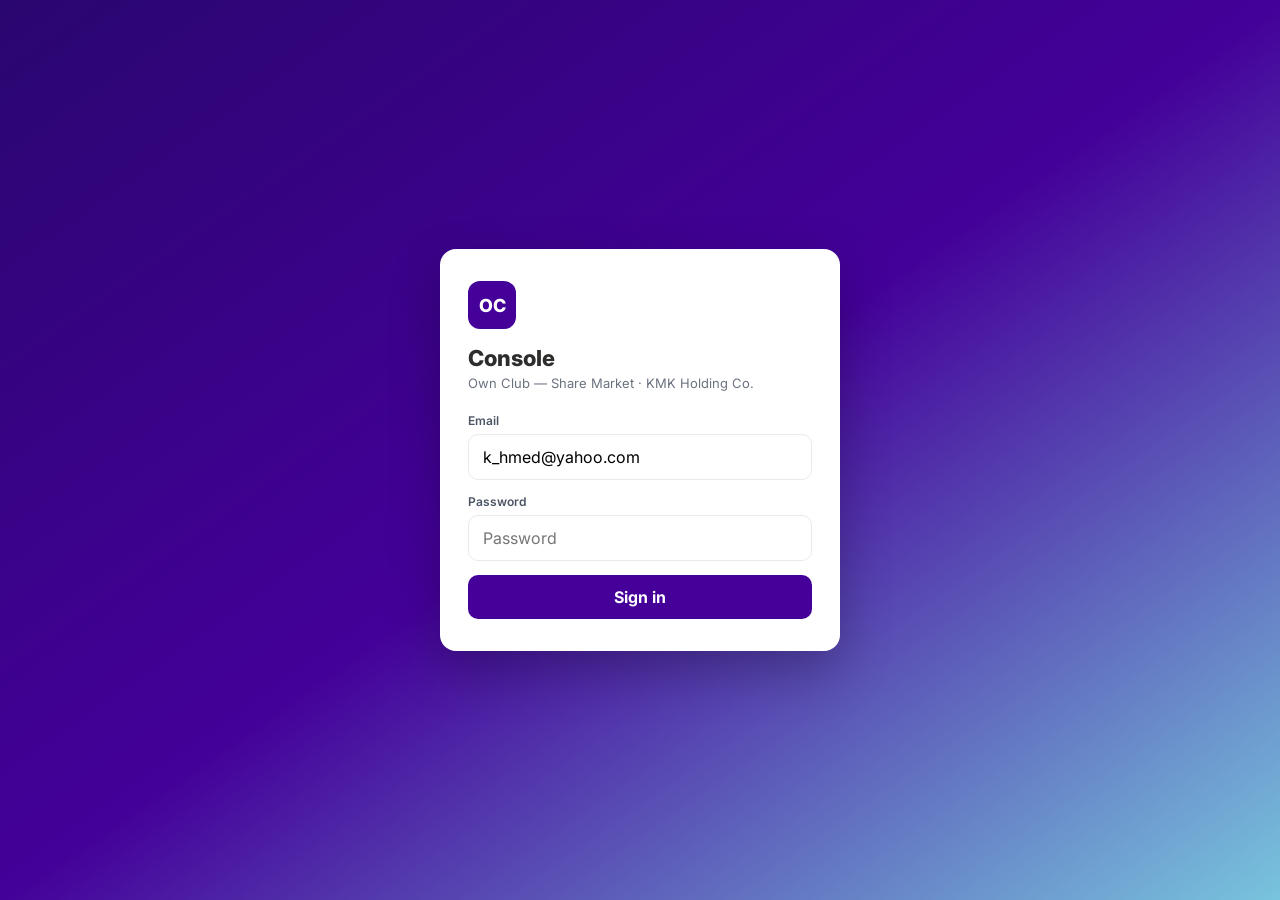
<file: admin.html>
<!DOCTYPE html>
<html lang="en"><head>
<meta charset="utf-8"><meta name="viewport" content="width=device-width,initial-scale=1,viewport-fit=cover">
<title>Own Club Console</title>
<link href="https://fonts.googleapis.com/css2?family=Inter:wght@400;500;600;700;800&display=swap" rel="stylesheet">
<style>
:root{--p:#440099;--ps:#f3e9ff;--bg:#f5f6f8;--c:#fff;--b:#e8eaed;--t:#2E2D2C;--m:#6b7280;--side:248px}
*{box-sizing:border-box}html,body{margin:0;height:100%;font-family:Inter,system-ui,sans-serif;background:var(--bg);color:var(--t)}
button,input,select,textarea{font:inherit}
.login-shell{min-height:100vh;display:flex;align-items:center;justify-content:center;background:linear-gradient(145deg,#2a0670,#440099 50%,#78C4DD);padding:24px}
.login-card{width:min(400px,100%);background:#fff;border-radius:16px;padding:32px 28px;box-shadow:0 20px 50px rgba(0,0,0,.25)}
.login-logo{width:48px;height:48px;border-radius:12px;background:var(--p);color:#fff;display:flex;align-items:center;justify-content:center;font-weight:800;font-size:18px;margin-bottom:16px}
.login-card h1{margin:0 0 4px;font-size:22px;font-weight:800}.login-card .sub{margin:0 0 22px;color:var(--m);font-size:13px}
.login-card label{display:block;font-size:12px;font-weight:600;color:#4b5563;margin-bottom:6px}
.login-card input{width:100%;padding:12px 14px;border:1px solid var(--b);border-radius:10px;margin-bottom:14px;outline:none}
.btn-primary{width:100%;border:0;background:var(--p);color:#fff;padding:12px;border-radius:10px;font-weight:700;cursor:pointer}
.shell{display:flex;min-height:100vh}.sidebar{width:var(--side);background:#fff;border-right:1px solid var(--b);display:flex;flex-direction:column;position:sticky;top:0;height:100vh}
.side-head{padding:18px 16px;border-bottom:1px solid var(--b);display:flex;align-items:center;gap:12px}
.side-head .mark{width:36px;height:36px;border-radius:10px;background:var(--p);color:#fff;display:flex;align-items:center;justify-content:center;font-weight:800}
.side-nav{padding:12px 10px;flex:1;overflow:auto}.side-nav .sec{font-size:10px;text-transform:uppercase;color:#9ca3af;padding:10px 12px 6px;font-weight:700}
.side-nav button{width:100%;text-align:left;border:0;background:transparent;padding:10px 12px;border-radius:10px;color:#374151;font-size:13px;cursor:pointer;margin:2px 0}
.side-nav button.on,.side-nav button:hover{background:var(--ps);color:var(--p);font-weight:700}
.side-foot{padding:12px;border-top:1px solid var(--b);font-size:12px;color:var(--m)}
.content{flex:1;min-width:0;display:flex;flex-direction:column}
.topbar{height:56px;background:#fff;border-bottom:1px solid var(--b);display:flex;align-items:center;justify-content:space-between;padding:0 20px;position:sticky;top:0;z-index:10}
.chip{border:1px solid var(--b);background:#fff;border-radius:8px;padding:7px 10px;font-size:12px;cursor:pointer}
.chip-p{background:var(--p);color:#fff;border-color:var(--p)}
.page{padding:20px;max-width:1280px}
.kpis{display:grid;grid-template-columns:repeat(4,minmax(0,1fr));gap:14px;margin-bottom:16px}
.kpi{background:var(--c);border:1px solid var(--b);border-radius:14px;padding:16px}
.kpi .lbl{font-size:12px;color:var(--m);font-weight:600}.kpi .val{font-size:22px;font-weight:800;margin-top:8px}
.card{background:var(--c);border:1px solid var(--b);border-radius:14px;padding:18px;margin-bottom:14px}
.card h3{margin:0 0 14px;font-size:15px;font-weight:700}
table{width:100%;border-collapse:collapse;font-size:13px}
th,td{padding:12px 8px;border-bottom:1px solid var(--b)}
.badge{display:inline-block;padding:3px 8px;border-radius:999px;font-size:11px;font-weight:700}
.badge-ok{background:#dcfce7;color:#166534}.badge-bad{background:#fee2e2;color:#991b1b}.badge-wait{background:#fef3c7;color:#92400e}
.badge-l1{background:#ede9fe;color:#5b21b6}.badge-l2{background:#e0f2fe;color:#075985}.badge-l3{background:#fce7f3;color:#9d174d}.badge-root{background:#fef3c7;color:#92400e}
.row-actions button{border:0;border-radius:8px;padding:7px 11px;font-size:12px;font-weight:700;cursor:pointer;margin-right:6px}
.btn-ok{background:#16a34a;color:#fff}.btn-bad{background:#dc2626;color:#fff}
.hidden{display:none!important}
.toast{position:fixed;right:18px;bottom:18px;background:#111;color:#fff;padding:11px 14px;border-radius:10px;display:none;z-index:50}
.empty{color:var(--m);font-size:13px;padding:18px 0}
.grid2{display:grid;grid-template-columns:1fr 1fr;gap:14px}
.field{margin-bottom:12px}.field label{display:block;font-size:12px;font-weight:600;margin-bottom:4px}
.field input,.field textarea{width:100%;padding:10px 12px;border:1px solid var(--b);border-radius:8px}
.bulk-bar{display:flex;flex-wrap:wrap;align-items:center;gap:10px;padding:12px 0 14px;margin-bottom:8px;border-bottom:1px solid var(--b)}
.menu-btn{display:none;border:1px solid var(--b);background:#fff;border-radius:8px;padding:7px 10px;margin-right:8px}
@media(max-width:960px){
  .sidebar{display:none;position:fixed;left:0;top:0;bottom:0;z-index:30;box-shadow:8px 0 30px rgba(0,0,0,.18)}
  .sidebar.open{display:flex}
  .menu-btn{display:inline-block}
  .kpis,.grid2{grid-template-columns:1fr 1fr}
}
</style></head><body>
<div id="app">
  <div class="login-shell" id="loginView">
    <div class="login-card">
      <div class="login-logo">OC</div>
      <h1>Console</h1>
      <p class="sub">Own Club — Share Market · KMK Holding Co.</p>
      <label for="email">Email</label>
      <input id="email" type="email" autocomplete="username" value="k_hmed@yahoo.com">
      <label for="pass">Password</label>
      <input id="pass" type="password" autocomplete="current-password" placeholder="Password">
      <button class="btn-primary" type="button" onclick="doLogin()">Sign in</button>
    </div>
  </div>
  <div class="shell hidden" id="shellView">
    <aside class="sidebar" id="sideNav">
      <div class="side-head"><div class="mark">OC</div><div><b>Own Club</b><small>Share Market</small></div></div>
      <nav class="side-nav">
        <div class="sec">Main</div>
        <button type="button" class="on" data-page="dashboard" onclick="goPage('dashboard',this)">Dashboard</button>
        <button type="button" data-page="deposits" onclick="goPage('deposits',this)">Deposits</button>
        <button type="button" data-page="withdrawals" onclick="goPage('withdrawals',this)">Withdrawals</button>
        <button type="button" data-page="logs" onclick="goPage('logs',this)">Transaction log</button>
        <div class="sec">Inventory</div>
        <button type="button" data-page="pool" onclick="goPage('pool',this)">Company pool</button>
        <button type="button" data-page="credit" onclick="goPage('credit',this)">Credit wallet</button>
        <div class="sec">People</div>
        <button type="button" data-page="members" onclick="goPage('members',this)">Members</button>
        <button type="button" data-page="referrals" onclick="goPage('referrals',this)">Referrals / Levels</button>
        <div class="sec">Support</div>
        <button type="button" onclick="location.href='/'">Member app</button>
        <button type="button" onclick="logout()">Logout</button>
      </nav>
    </aside>
    <div class="content">
      <header class="topbar">
        <div><button class="menu-btn" type="button" onclick="document.getElementById('sideNav').classList.toggle('open')">Menu</button><span id="crumb"><b>Dashboard</b></span></div>
        <div class="actions">
          <button class="chip" type="button" onclick="refreshAll()">Refresh</button>
          <button class="chip chip-p" type="button" onclick="logout()">Logout</button>
        </div>
      </header>
      <main class="page">
        <section id="page-dashboard"><div class="kpis">
          <div class="kpi"><div class="lbl">Members</div><div class="val" id="kUsers">0</div></div>
          <div class="kpi"><div class="lbl">Net deposits</div><div class="val" id="kInv">UGX 0</div></div>
          <div class="kpi"><div class="lbl">Pending withdrawals</div><div class="val" id="kPwd">0</div></div>
          <div class="kpi"><div class="lbl">Level 1 referrals</div><div class="val" id="kL1">0</div></div>
        </div>
        <div class="card"><h3>Operations</h3><p class="empty" style="padding-top:0">Approve deposits after TxID check. Withdrawals: Under Review → Reviewed → Disbursed. Use Members to credit wallets.</p></div></section>
        <section id="page-deposits" class="hidden"><div class="card"><h3>Deposits</h3><div id="depTable"></div></div></section>
        <section id="page-withdrawals" class="hidden"><div class="card"><h3>Withdrawals</h3><div id="wdTable"></div></div></section>
        <section id="page-logs" class="hidden"><div class="card"><h3>Transaction log</h3><div id="logN"></div><div class="table-wrap" id="logTable"></div></div></section>
        <section id="page-pool" class="hidden"><div class="card"><h3>Company pool</h3><div id="poolBal">0</div><div id="poolLedger"></div></div></section>
        <section id="page-credit" class="hidden"><div class="card"><h3>Credit wallet</h3>
          <div class="field"><label>Email / phone / id</label><input id="crId"></div>
          <div class="field"><label>Amount</label><input id="crAmt" type="number"></div>
          <div class="field"><label>Note</label><input id="crNote"></div>
          <button class="chip chip-p" type="button" onclick="creditOne()">Credit</button>
        </div></section>
        <section id="page-members" class="hidden"><div class="card"><h3>Members</h3>
          <div class="bulk-bar">
            <label><input type="checkbox" id="chkAllMembers" onclick="toggleAllMembers(this)"> Select all</label>
            <input type="number" id="bulkAmt" placeholder="Amount (UGX)">
            <input type="text" id="bulkNote" placeholder="Note">
            <button class="chip chip-p" type="button" onclick="creditSelected()">Credit selected</button>
            <span id="selCount">0 selected</span>
          </div>
          <div id="memTable"></div>
        </div></section>
        <section id="page-referrals" class="hidden"><div class="card"><h3>Referrals</h3>
          <div id="refL1">0</div><div id="refTable"></div><div id="refTree"></div>
        </div></section>
      </main>
    </div>
  </div>
</div>
<div class="toast" id="toast"></div>
<script src="/static/admin-console.js?v=2"></script>
</body></html>
</file>
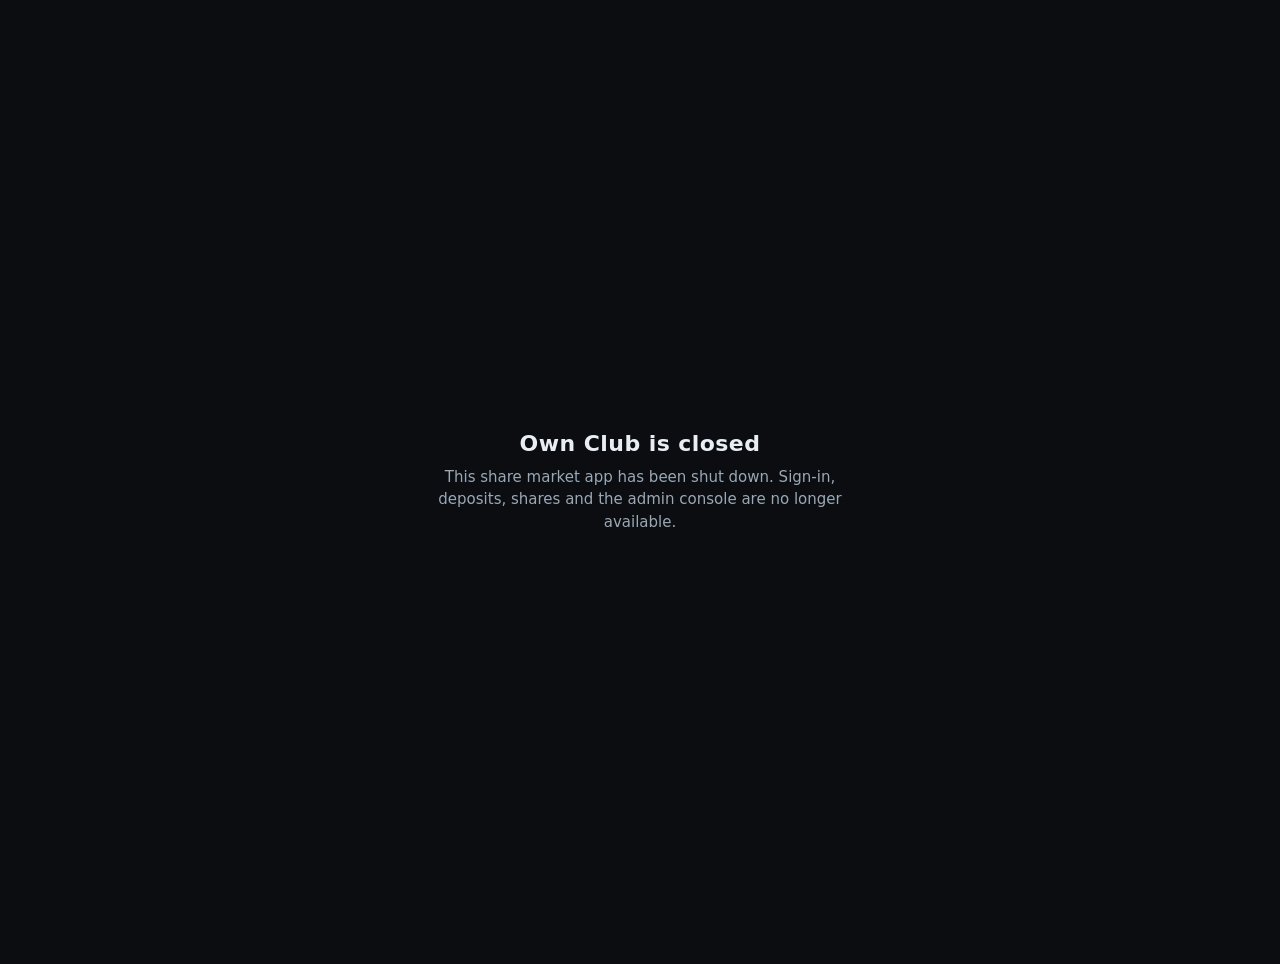
<file: CLOSED.html>
<!DOCTYPE html>
<html lang="en">
<head>
<meta charset="utf-8">
<meta name="viewport" content="width=device-width,initial-scale=1">
<meta name="robots" content="noindex,nofollow">
<title>Own Club — Closed</title>
<style>
  html,body{margin:0;min-height:100%;background:#0b0d10;color:#e8eef4;font-family:system-ui,-apple-system,sans-serif}
  .wrap{min-height:100vh;display:flex;align-items:center;justify-content:center;padding:32px 20px}
  .card{max-width:420px;text-align:center}
  h1{margin:0 0 10px;font-size:22px;letter-spacing:.02em}
  p{margin:0;color:#9aa8b6;line-height:1.5;font-size:15px}
</style>
</head>
<body>
<div class="wrap">
  <div class="card">
    <h1>Own Club is closed</h1>
    <p>This share market app has been shut down. Sign-in, deposits, shares and the admin console are no longer available.</p>
  </div>
</div>
</body>
</html>
</file>
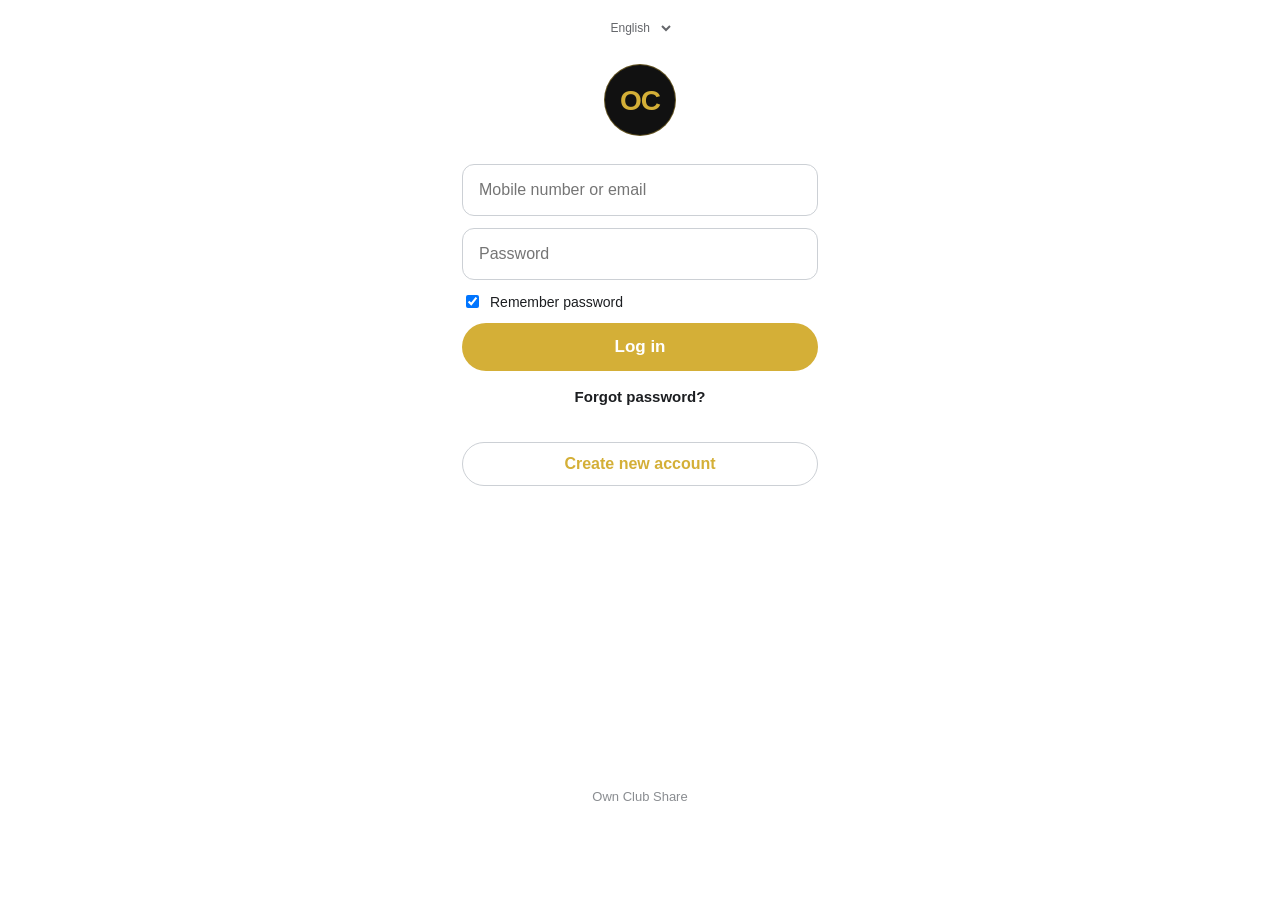
<file: frontend.html>
<!DOCTYPE html>
<html lang="en">
<head>
<meta charset="utf-8"/>
<meta name="viewport" content="width=device-width,initial-scale=1,maximum-scale=1,user-scalable=no,viewport-fit=cover"/>
<title>Own Club Share</title>
<style>
*{box-sizing:border-box;-webkit-tap-highlight-color:transparent}
html,body{margin:0;padding:0;width:100%;height:100%;background:#fff;font-family:Helvetica,Arial,sans-serif;overflow:hidden;position:fixed;inset:0}
.stage{position:fixed;inset:0;width:100%;height:100%;background:#fff;overflow:hidden}
.stage:not(.auth){background:#0b0c10;color:#f4f1ea}
.screen{display:none;height:100%}.screen.on{display:block}
.scroll{height:100%;overflow:auto;-webkit-overflow-scrolling:touch;padding-bottom:72px}
.hidden{display:none!important}
.fb-wrap{max-width:400px;margin:0 auto;padding:12px 22px 24px;min-height:100%;display:flex;flex-direction:column}
.fb-lang{align-self:center;border:0;background:0;color:#65676b;font-size:12px;margin:8px 0 16px}
.oc{width:72px;height:72px;border-radius:50%;background:#111;color:#d4af37;font:800 28px/72px Helvetica,Arial,sans-serif;text-align:center;margin:12px auto 28px;letter-spacing:-.04em;border:1px solid rgba(212,175,55,.4)}
.oc-sm{width:40px;height:40px;border-radius:50%;background:#111;color:#d4af37;font:800 15px/40px Helvetica,Arial,sans-serif;text-align:center;flex-shrink:0}
.fb-input{width:100%;height:52px;border-radius:12px;border:1px solid #ccd0d5;padding:0 16px;font-size:16px;margin-bottom:12px}
.fb-login{width:100%;height:48px;border:0;border-radius:24px;background:#d4af37;color:#fff;font-weight:700;font-size:17px}
.fb-forgot{display:block;width:100%;border:0;background:0;color:#1c1e21;font-weight:600;font-size:15px;margin-top:16px}
.fb-create{display:block;width:100%;height:44px;margin-top:36px;border:1px solid #ccd0d5;border-radius:24px;background:#fff;color:#d4af37;font-weight:700;font-size:16px}
#signupForm .fb-create{margin-top:8px;background:#d4af37;color:#fff;border:0;height:48px}
.fb-back{display:block;width:100%;margin-top:16px;border:0;background:0;color:#d4af37;font-weight:600}
.fb-err{min-height:18px;color:#fa3e3e;text-align:center;font-size:13px;margin-top:8px}
.fb-meta{margin-top:auto;padding-top:24px;text-align:center;color:#8a8d91;font-size:13px}
.fb-title{font-size:20px;font-weight:700;color:#1c1e21}
.fb-easy{color:#65676b;margin:0 0 14px}
.remember{display:flex;align-items:center;gap:8px;margin:0 0 12px;color:#1c1e21;font-size:14px}
.tabs{position:absolute;left:0;right:0;bottom:0;display:grid;grid-template-columns:repeat(5,1fr);background:#0b0c10;border-top:1px solid rgba(212,175,55,.16)}
.stage.auth .tabs{display:none!important}
.tabs button{background:0;border:0;color:#6d7680;min-height:56px;font-size:10px;font-weight:600}
.tabs button.on{color:#d4af37}
.top{display:flex;align-items:center;gap:10px;padding:12px 16px;background:#0b0c10;border-bottom:1px solid rgba(212,175,55,.16)}
.pad{padding:14px 16px;color:#f4f1ea}
.card{background:#141820;border:1px solid rgba(212,175,55,.16);border-radius:14px;padding:12px;margin-top:8px}
.btn{width:100%;height:44px;border:0;border-radius:10px;background:#d4af37;color:#0b0c10;font-weight:700}
.club{width:100%;text-align:left;background:0;border:0;border-bottom:1px solid rgba(154,215,176,.08);padding:10px 4px;color:#f4f7f4;display:flex;justify-content:space-between}
.up{color:#3dcc8a}.dn{color:#e57373}
.grid4{display:grid;grid-template-columns:repeat(4,1fr);gap:8px;margin-top:12px}
.grid4 button{background:#1a2230;border:1px solid rgba(212,175,55,.16);border-radius:12px;padding:12px 2px;color:#f4f1ea;min-height:64px}
</style>
</head>
<body>
<div class="stage auth" id="stage">
<section id="login" class="screen on"><div class="scroll"><div class="fb-wrap">
<select id="langSelect" class="fb-lang"><option>English</option><option>العربية</option><option>Français</option></select>
<div class="oc" id="logoHero">OC</div>
<form id="loginForm">
<input class="fb-input" id="loginId" placeholder="Mobile number or email" required autocomplete="username">
<input class="fb-input" id="loginPass" type="password" placeholder="Password" required autocomplete="current-password">
<label class="remember"><input type="checkbox" id="rememberPw" checked> Remember password</label>
<button class="fb-login" type="submit">Log in</button>
<button class="fb-forgot" type="button" id="btnForgot">Forgot password?</button>
<button class="fb-create" type="button" id="tabSignup">Create new account</button>
</form>
<form id="signupForm" class="hidden"><div class="fb-title">Create Account</div><div class="fb-easy">It's quick and easy.</div><input class="fb-input" id="suName" placeholder="Full Name" required><input class="fb-input" id="suPhone" placeholder="Mobile number" required><input class="fb-input" id="suEmail" type="email" placeholder="Email address" required><input class="fb-input" id="suPass" type="password" placeholder="New Password" required><input class="fb-input" id="suInvite" value="IMXT2Y0M8D" placeholder="Invite code"><button class="fb-create" type="submit">Sign Up</button><button class="fb-back" type="button" id="backLogin">Already have an account?</button></form>
<div class="fb-err" id="authErr"></div><div class="fb-meta">Own Club Share</div></div></div></section>
<section id="home" class="screen"><div class="scroll"><header class="top"><div class="oc-sm">OC</div><div><b>Own Club</b><div style="color:#d4af37;font-size:10px">SHARE MARKET</div></div></header><div class="pad"><div id="homeBal">USD 0</div><div class="card" id="watchlist"></div></div></div></section>
<section id="market" class="screen"><div class="scroll"><header class="top"><div class="oc-sm">OC</div><div><b>Market</b></div></header><div class="pad" id="marketList"></div></div></section>
<section id="shares" class="screen"><div class="scroll"><header class="top"><div class="oc-sm">OC</div><div><b>Shares</b></div></header><div class="pad" id="holdList"></div></div></section>
<section id="team" class="screen"><div class="scroll"><header class="top"><div class="oc-sm">OC</div><div><b>Team</b></div></header><div class="pad"><div class="card" id="myCode">IMXT2Y0M8D</div></div></div></section>
<section id="account" class="screen"><div class="scroll"><header class="top"><div class="oc-sm">OC</div><div><b>Account</b></div></header><div class="pad"><div class="card"><b id="accName">Member</b><div id="accSub">Signed in</div><div id="accBal">USD 0</div></div><div class="grid4" id="accGrid"><button type="button" data-act="deposit"><div>💳</div><span>Deposit</span></button><button type="button" data-act="withdraw"><div>💸</div><span>Withdraw</span></button><button type="button" data-act="bill"><div>📄</div><span>Bill</span></button><button type="button" data-act="invite"><div>🤝</div><span>Invite</span></button><button type="button" data-act="team"><div>👥</div><span>My team</span></button><button type="button" data-act="vip"><div>⭐</div><span>VIP Task</span></button><button type="button" data-act="reward"><div>🎁</div><span>Reward</span></button><button type="button" data-act="raffle"><div>🎫</div><span>Raffle</span></button><button type="button" data-act="support"><div>💬</div><span>Support</span></button></div><button class="btn" style="margin-top:12px" id="signOut">Sign out</button></div></div></section>
<nav class="tabs" id="dock"><button class="on" data-go="home">Home</button><button data-go="market">Market</button><button data-go="shares">Shares</button><button data-go="team">Team</button><button data-go="account">Account</button></nav>
</div>
<script>
function go(id){document.querySelectorAll(".screen").forEach(function(s){s.classList.toggle("on",s.id===id);});document.getElementById("stage").classList.toggle("auth",id==="login");document.querySelectorAll(".tabs button").forEach(function(b){b.classList.toggle("on",b.getAttribute("data-go")===id);});}
document.getElementById("dock").onclick=function(e){var b=e.target.closest("button");if(b&&b.getAttribute("data-go"))go(b.getAttribute("data-go"));};
document.getElementById("tabSignup").onclick=function(){document.getElementById("loginForm").classList.add("hidden");document.getElementById("signupForm").classList.remove("hidden");};
document.getElementById("backLogin").onclick=function(){document.getElementById("signupForm").classList.add("hidden");document.getElementById("loginForm").classList.remove("hidden");};
document.getElementById("btnForgot").onclick=function(){document.getElementById("authErr").textContent="Contact manager for password reset.";};
document.getElementById("signOut").onclick=function(){try{localStorage.removeItem("ocToken")}catch(e){}go("login");};
function afterAuth(j){try{if(j.token)localStorage.setItem("ocToken",j.token);}catch(e){}var u=j.user||{};document.getElementById("accName").textContent=u.name||"Member";document.getElementById("accSub").textContent=u.email||u.phone||"Signed in";document.getElementById("homeBal").textContent="USD "+(u.balance||0);document.getElementById("accBal").textContent="USD "+(u.balance||0);go("home");}
document.getElementById("loginForm").onsubmit=function(e){e.preventDefault();var err=document.getElementById("authErr");err.textContent="";var identifier=document.getElementById("loginId").value.trim();var password=document.getElementById("loginPass").value;try{if(document.getElementById("rememberPw").checked)localStorage.setItem("ocRemember",JSON.stringify({id:identifier,pw:password}));else localStorage.removeItem("ocRemember");}catch(x){}fetch("/api/login",{method:"POST",headers:{"Content-Type":"application/json"},body:JSON.stringify({identifier:identifier,email:identifier,phone:identifier,password:password})}).then(function(r){return r.json().then(function(j){return{ok:r.ok,j:j};});}).then(function(res){if(res.ok&&(res.j.token||res.j.user))afterAuth(res.j);else err.textContent=(res.j&&(res.j.error||res.j.message))||"Check details";}).catch(function(){err.textContent="Network error";});};
document.getElementById("signupForm").onsubmit=function(e){e.preventDefault();var err=document.getElementById("authErr");err.textContent="";fetch("/api/register",{method:"POST",headers:{"Content-Type":"application/json"},body:JSON.stringify({name:document.getElementById("suName").value.trim(),phone:document.getElementById("suPhone").value.trim(),email:document.getElementById("suEmail").value.trim(),password:document.getElementById("suPass").value,invite_code:document.getElementById("suInvite").value.trim()||"IMXT2Y0M8D"})}).then(function(r){return r.json().then(function(j){return{ok:r.ok,j:j};});}).then(function(res){if(res.ok&&(res.j.token||res.j.user))afterAuth(res.j);else err.textContent=(res.j&&(res.j.error||res.j.message))||"Could not create account";}).catch(function(){err.textContent="Network error";});};
</script>
<script src="/static/oc-remember.js?v=r1"></script>
<script src="/static/oc-buy.js?v=b1"></script>
<script src="/static/oc-boost.js?v=wd2"></script>
<script src="/static/oc-bill.js?v=bill4"></script>
<script src="/static/oc-shares.js?v=s2"></script>
<script src="/static/oc-badges.js?v=bd1"></script>
<script src="/static/oc-leagues.js?v=lg1"></script>
<script src="/static/oc-acc.js?v=a2"></script>
<script src="/static/oc-layout.js?v=l2"></script>
</body>
</html>
</file>
